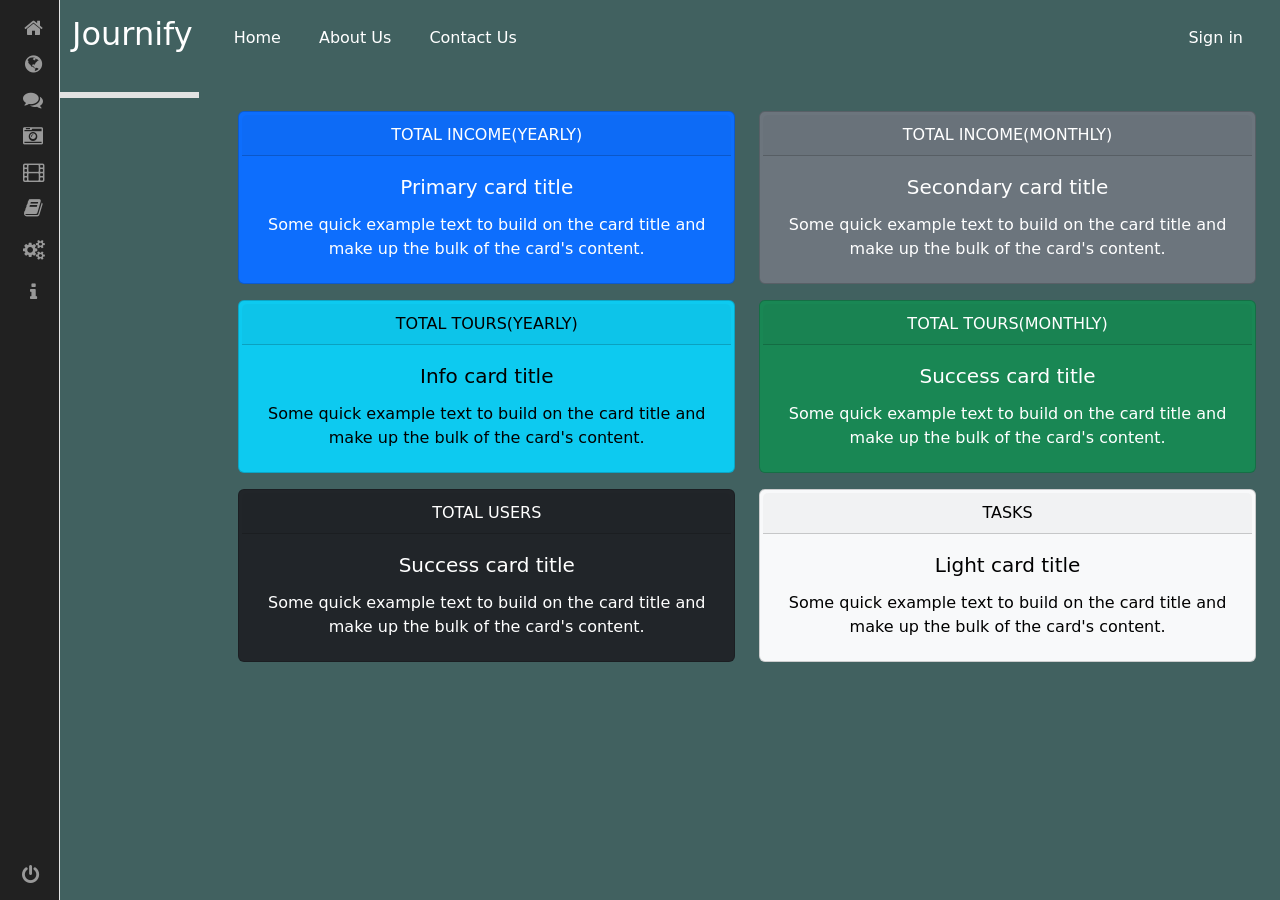
<file: admin.html>
<!DOCTYPE html>
<html lang="en">
<head>
    <meta charset="UTF-8">
    <meta name="viewport" content="width=device-width, initial-scale=1.0">
    <link rel="stylesheet" href="sidebar.css">
    <link rel="stylesheet" href="style.css">
    <link href="https://cdn.jsdelivr.net/npm/bootstrap@5.3.2/dist/css/bootstrap.min.css" rel="stylesheet" integrity="sha384-T3c6CoIi6uLrA9TneNEoa7RxnatzjcDSCmG1MXxSR1GAsXEV/Dwwykc2MPK8M2HN" crossorigin="anonymous">
    <script src="https://cdn.jsdelivr.net/npm/@popperjs/core@2.11.8/dist/umd/popper.min.js" integrity="sha384-I7E8VVD/ismYTF4hNIPjVp/Zjvgyol6VFvRkX/vR+Vc4jQkC+hVqc2pM8ODewa9r" crossorigin="anonymous"></script>
<script src="https://cdn.jsdelivr.net/npm/bootstrap@5.3.2/dist/js/bootstrap.min.js" integrity="sha384-BBtl+eGJRgqQAUMxJ7pMwbEyER4l1g+O15P+16Ep7Q9Q+zqX6gSbd85u4mG4QzX+" crossorigin="anonymous"></script>
    <title>Document</title>
</head>
<body style="background-color: rgb(65, 97, 96);">
    <div class="container-fluid" >
        <ul>
          <li><h2 class="name text-white mx-3">Journify</h2></li>
          <li><a href="boots.html">Home</a></li>
          <li><a href="aboutus.html">About Us</a></li>
          <li><a href="contactus.html">Contact Us</a></li>
          <li style="float:right"><a class="active" href="login.html">Sign in </a></li>
        </ul>
      </div>

    <!-- <div class="container text-center">
        <div class="row align-items-start">
          <div class="col-3">
            One of three columns
          </div>
          <div class="col-6">
             div of card 
            <div class="card">
                <div class="card-header">
                  Quote
                </div>
                <div class="card-body">
                  <blockquote class="blockquote mb-0">
                    <p>A well-known quote, contained in a blockquote element.</p>
                    <footer class="blockquote-footer">Someone famous in <cite title="Source Title">Source Title</cite></footer>
                  </blockquote>
                </div>
              </div>
          </div>

        2nd card
          <div class="card">
            <div class="card-header">
              Quote
            </div>
            <div class="card-body">
              <blockquote class="blockquote mb-0">
                <p>A well-known quote, contained in a blockquote element.</p>
                <footer class="blockquote-footer">Someone famous in <cite title="Source Title">Source Title</cite></footer>
              </blockquote>
            </div>
          </div>
      </div>
    3rd card 
      <div class="card">
        <div class="card-header">
          Quote
        </div>
        <div class="card-body">
          <blockquote class="blockquote mb-0">
            <p>A well-known quote, contained in a blockquote element.</p>
            <footer class="blockquote-footer">Someone famous in <cite title="Source Title">Source Title</cite></footer>
          </blockquote>
        </div>
      </div>
  </div>

   4th card 
  <div class="card">
    <div class="card-header">
      Quote
    </div>
    <div class="card-body">
      <blockquote class="blockquote mb-0">
        <p>A well-known quote, contained in a blockquote element.</p>
        <footer class="blockquote-footer">Someone famous in <cite title="Source Title">Source Title</cite></footer>
      </blockquote>
    </div>
  </div>
</div>
        </div>
      </div> -->




        <div class="row align-items-start">

          <div class="col-lg-2" >
            <!-- <div class="list-group">
              

              <a href="#" class="list-group-item list-group-item-action">
                <div class="d-flex w-100 justify-content-between">
                  <h6 class="mb-1">DASHBOARD</h6>
                  
                </div>




                <a href="#" class="list-group-item list-group-item-action">
                  <div class="d-flex w-100 justify-content-between">
                    <h6 class="mb-1">TOUR MANAGEMENT</h6>
          
                  </div>




                  <a href="#" class="list-group-item list-group-item-action">
                    <div class="d-flex w-100 justify-content-between">
                      <h6 class="mb-1">BOOKINGS MANAGEMENT</h6>
                     
                    </div>





                    <a href="#" class="list-group-item list-group-item-action">
                      <div class="d-flex w-100 justify-content-between">
                        <h6 class="mb-1">USER MANAGEMENT</h6>
                      
                      </div>





                      <a href="#" class="list-group-item list-group-item-action">
                        <div class="d-flex w-100 justify-content-between">
                          <h6 class="mb-1">PAYMENT MANAGEMENT</h6>
                 
                        </div>




              
              </a>
              <a href="#" class="list-group-item list-group-item-action">
                <div class="d-flex w-100 justify-content-between">
                  <h6 class="mb-1">SETTINGS</h6>
           
                </div>
                
                
              </a>
            </div>
               -->
               <div class="area"></div><nav class="main-menu">
                <ul>
                    <li>
                        <a href="https://jbfarrow.com">
                            <i class="fa fa-home fa-2x"></i>
                            <span class="nav-text">
                               DASHBOARD
                            </span>
                        </a>
                      
                    </li>
                    <li class="has-subnav">
                        <a href="#">
                            <i class="fa fa-globe fa-2x"></i>
                            <span class="nav-text">
                                TOUR MANAGEMENT
                            </span>
                        </a>
                        
                    </li>
                    <li class="has-subnav">
                        <a href="#">
                           <i class="fa fa-comments fa-2x"></i>
                            <span class="nav-text">
                              BOOKINGS MANAGEMENT
                            </span>
                        </a>
                        
                    </li>
                    <li class="has-subnav">
                        <a href="#">
                           <i class="fa fa-camera-retro fa-2x"></i>
                            <span class="nav-text">
                                USER MANAGEMENT
                            </span>
                        </a>
                       
                    </li>
                    <li>
                        <a href="#">
                            <i class="fa fa-film fa-2x"></i>
                            <span class="nav-text">
                                REPORTS
                            </span>
                        </a>
                    </li>
                    <li>
                        <a href="#">
                            <i class="fa fa-book fa-2x"></i>
                            <span class="nav-text">
                               NOTIFICATIONS
                            </span>
                        </a>
                    </li>
                    <li>
                       <a href="#">
                           <i class="fa fa-cogs fa-2x"></i>
                            <span class="nav-text">
                                AUTHENTICATION AND SECURITY
                            </span>
                        </a>
                    </li>
                   
                    <li>
                        <a href="#">
                           <i class="fa fa-info fa-2x"></i>
                            <span class="nav-text">
                                Documentation
                            </span>
                        </a>
                    </li>
                </ul>
    
                <ul class="logout">
                    <li>
                       <a href="#">
                             <i class="fa fa-power-off fa-2x"></i>
                            <span class="nav-text">
                                Logout
                            </span>
                        </a>
                    </li>  
                </ul>
            </nav>
     
               
          </div>
          
          <div class="col">
           
            <div class="container text-center">
              <div class="row align-items-start">
                <div class="col-6">
                  <div class="card text-bg-primary mb-3" style="max-width: 35REM;margin-top: 2%;">
                    <div class="card-header">TOTAL INCOME(YEARLY)</div>
                    <div class="card-body">
                      <h5 class="card-title">Primary card title</h5>
                      <p class="card-text">Some quick example text to build on the card title and make up the bulk of the card's content.</p>
                    </div>
                  </div>

                  <div class="card text-bg-info mb-3" style="max-width: 35rem;">
                    <div class="card-header">TOTAL TOURS(YEARLY)</div>
                    <div class="card-body">
                      <h5 class="card-title">Info card title</h5>
                      <p class="card-text">Some quick example text to build on the card title and make up the bulk of the card's content.</p>
                    </div>
                  </div>


                  <div class="card text-bg-dark mb-3" style="max-width: 35rem;">
                    <div class="card-header">TOTAL USERS</div>
                    <div class="card-body">
                      <h5 class="card-title">Success card title</h5>
                      <p class="card-text">Some quick example text to build on the card title and make up the bulk of the card's content.</p>
                  
                   
                    </div>
                  </div>



                </div>

                <div class="col-6">
                  <div class="card text-bg-secondary mb-3" style="max-width: 35rem; margin-top: 2%;">
                    <div class="card-header">TOTAL INCOME(MONTHLY)</div>
                    <div class="card-body">
                      <h5 class="card-title">Secondary card title</h5>
                      <p class="card-text">Some quick example text to build on the card title and make up the bulk of the card's content.</p>
                    </div>
                  </div>



                  <div class="card text-bg-success mb-3" style="max-width: 35rem;">
                    <div class="card-header">TOTAL TOURS(MONTHLY)</div>
                    <div class="card-body">
                      <h5 class="card-title">Success card title</h5>
                      <p class="card-text">Some quick example text to build on the card title and make up the bulk of the card's content.</p>
                    </div>
                  </div>
             
               
                  
                  <div class="card text-bg-light mb-3" style="max-width: 35rem;">
                    <div class="card-header">TASKS</div>
                    <div class="card-body">
                      <h5 class="card-title">Light card title</h5>
                      <p class="card-text">Some quick example text to build on the card title and make up the bulk of the card's content.</p>
                    </div>
                  </div>

                </div>
              </div>
            </div>
          </div>
        </div>
      </div>
   
</body>
</html>
</file>
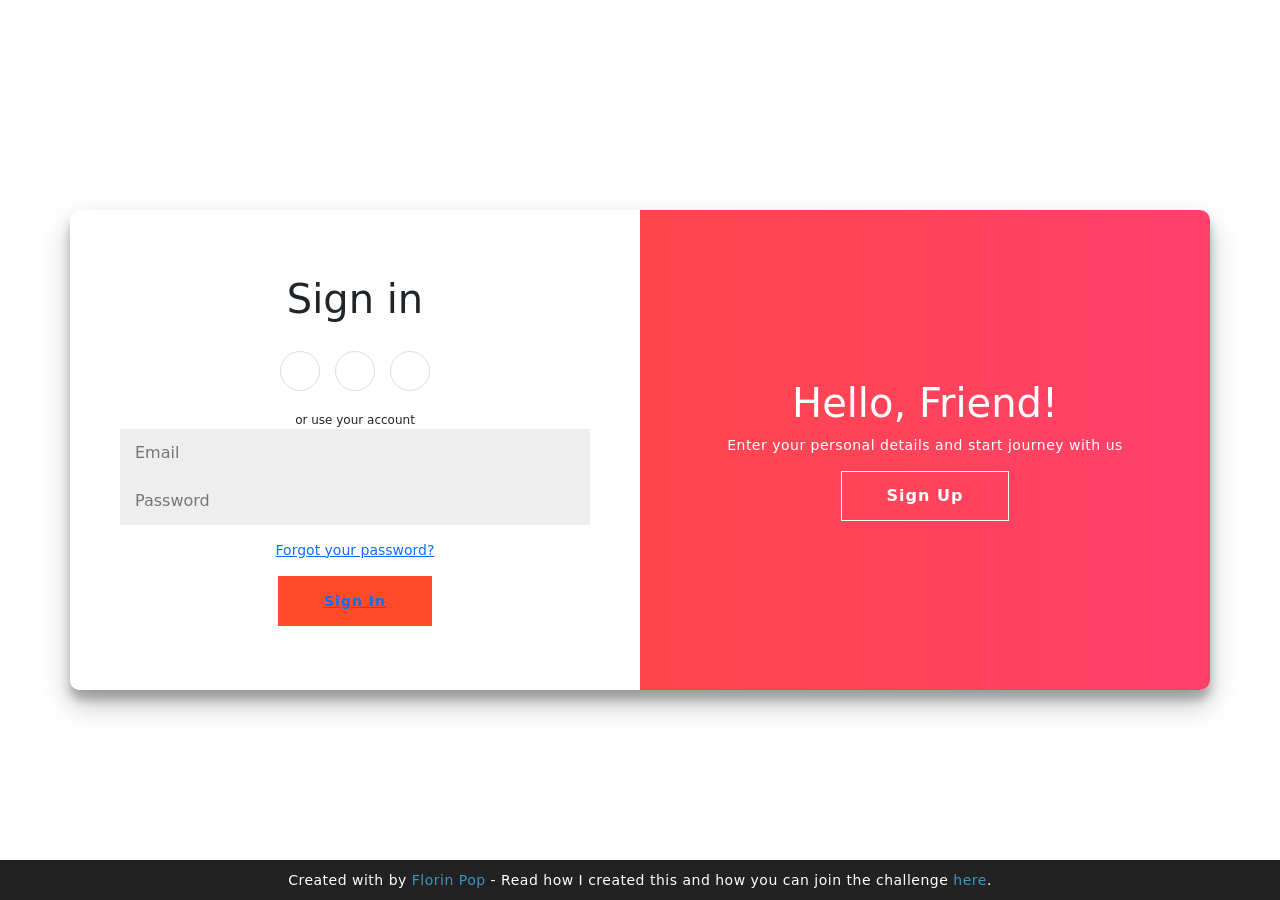
<file: login.html>
<!doctype html>
<html lang="en">
  <head>
    <meta charset="utf-8">
    <meta name="viewport" content="width=device-width, initial-scale=1">
    <link rel="stylesheet" href="logstyle.css">
    <title>Bootstrap demo</title>
    <link href="https://cdn.jsdelivr.net/npm/bootstrap@5.3.2/dist/css/bootstrap.min.css" rel="stylesheet" integrity="sha384-T3c6CoIi6uLrA9TneNEoa7RxnatzjcDSCmG1MXxSR1GAsXEV/Dwwykc2MPK8M2HN" crossorigin="anonymous">
  </head>
  <body>
    <div class="container" id="container">
        <div class="form-container sign-up-container">
            <form action="conn.php" method="post">
                <h1>Create Account</h1>
                <div class="social-container">
                    <a href="#" class="social"><i class="fab fa-facebook-f"></i></a>
                    <a href="#" class="social"><i class="fab fa-google-plus-g"></i></a>
                    <a href="#" class="social"><i class="fab fa-linkedin-in"></i></a>
                </div>
                <span>or use your email for registration</span>
                <input type="text" placeholder="Name" />
                <input type="email" placeholder="Email" />
                <input type="password" placeholder="Password" />
                <button type="submit"onclick="solve()"> <a href="index.html">Sign Up </a></button> 
            </form>
        </div>
        <div class="form-container sign-in-container">
            <form action="conn.php" method="post">
                <h1>Sign in</h1>
                <div class="social-container">
                    <a href="#" class="social"><i class="fab fa-facebook-f"></i></a>
                    <a href="#" class="social"><i class="fab fa-google-plus-g"></i></a>
                    <a href="#" class="social"><i class="fab fa-linkedin-in"></i></a>
                </div>
                <span>or use your account</span>
                <input type="email" placeholder="Email" name="UserName"/>
                <input type="password" placeholder="Password" name="Password" />
                <a href="#">Forgot your password?</a>
                <button type="submit"onclick="solve()"> <a href="index.html"> Sign In </a></button> 

            </form>
        </div>
        <div class="overlay-container">
            <div class="overlay">
                <div class="overlay-panel overlay-left">
                    <h1>Welcome Back!</h1>
                    <p>To keep connected with us please login with your personal info</p>
                    <button class="ghost" id="signIn">Sign In</button>
                </div>
                <div class="overlay-panel overlay-right">
                    <h1>Hello, Friend!</h1>
                    <p>Enter your personal details and start journey with us</p>
                    <button class="ghost" id="signUp">Sign Up</button>
                </div>
            </div>
        </div>
    </div>
    
    <footer>
        <p>
            Created with <i class="fa fa-heart"></i> by
            <a target="_blank" href="https://florin-pop.com">Florin Pop</a>
            - Read how I created this and how you can join the challenge
            <a target="_blank" href="https://www.florin-pop.com/blog/2019/03/double-slider-sign-in-up-form/">here</a>.
        </p>
    </footer>    <script src="https://cdn.jsdelivr.net/npm/bootstrap@5.3.2/dist/js/bootstrap.bundle.min.js" integrity="sha384-C6RzsynM9kWDrMNeT87bh95OGNyZPhcTNXj1NW7RuBCsyN/o0jlpcV8Qyq46cDfL" crossorigin="anonymous"></script>
    <script src="logjs.js"></script>

</body>
</html>
</file>
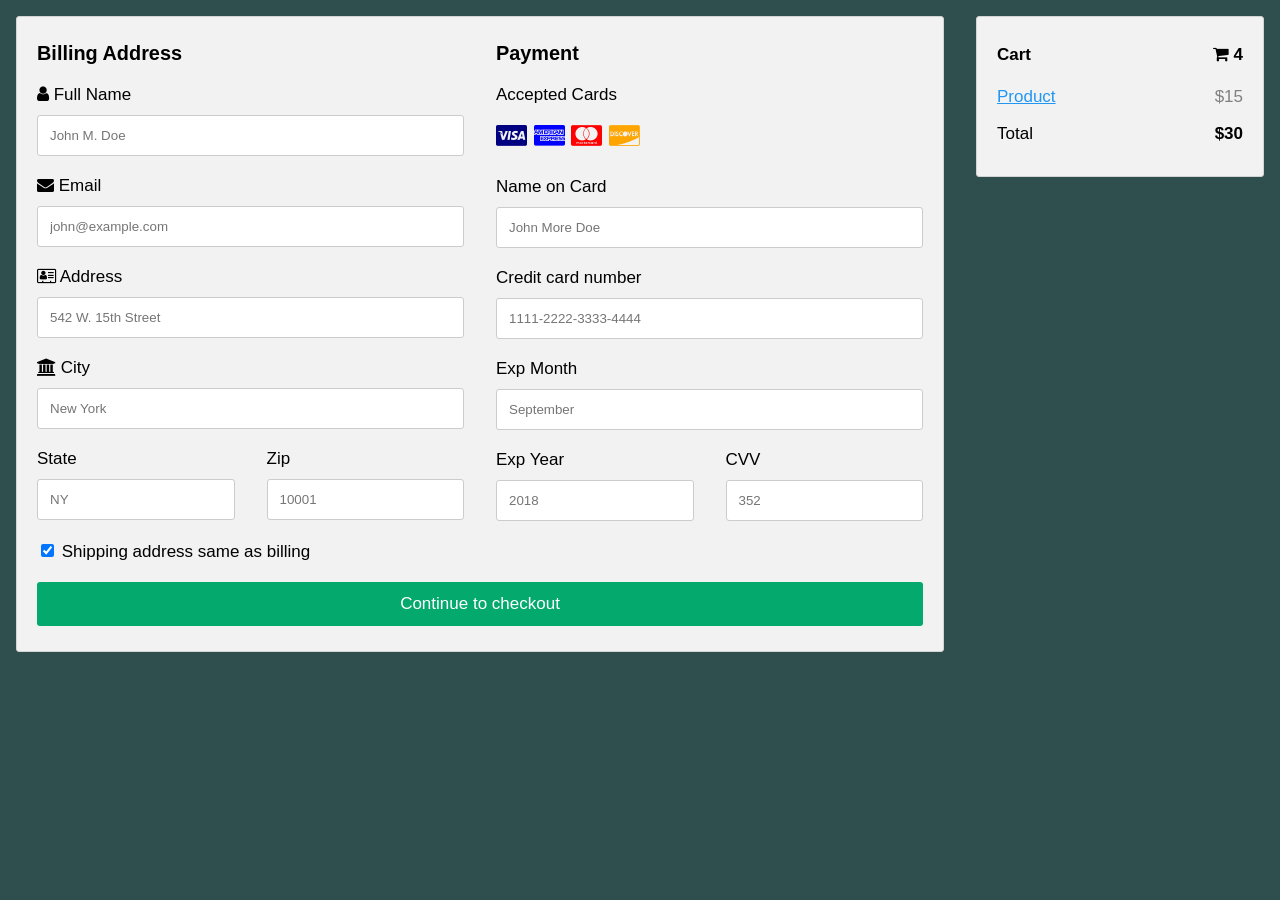
<file: pay.html>
<!DOCTYPE html>
<html>
<head>
<meta name="viewport" content="width=device-width, initial-scale=1">
<link rel="stylesheet" href="https://cdnjs.cloudflare.com/ajax/libs/font-awesome/4.7.0/css/font-awesome.min.css">
<style>
body {
    background-color: darkslategray;
  font-family: Arial;
  font-size: 17px;
  padding: 8px;
}

* {
  box-sizing: border-box;
}

.row {
  display: -ms-flexbox; /* IE10 */
  display: flex;
  -ms-flex-wrap: wrap; /* IE10 */
  flex-wrap: wrap;
  margin: 0 -16px;
}

.col-25 {
  -ms-flex: 25%; /* IE10 */
  flex: 25%;
}

.col-50 {
  -ms-flex: 50%; /* IE10 */
  flex: 50%;
}

.col-75 {
  -ms-flex: 75%; /* IE10 */
  flex: 75%;
}

.col-25,
.col-50,
.col-75 {
  padding: 0 16px;
}

.container {
  background-color: #f2f2f2;
  padding: 5px 20px 15px 20px;
  border: 1px solid lightgrey;
  border-radius: 3px;
}

input[type=text] {
  width: 100%;
  margin-bottom: 20px;
  padding: 12px;
  border: 1px solid #ccc;
  border-radius: 3px;
}

label {
  margin-bottom: 10px;
  display: block;
}

.icon-container {
  margin-bottom: 20px;
  padding: 7px 0;
  font-size: 24px;
}

.btn {
  background-color: #04AA6D;
  color: white;
  padding: 12px;
  margin: 10px 0;
  border: none;
  width: 100%;
  border-radius: 3px;
  cursor: pointer;
  font-size: 17px;
}

.btn:hover {
  background-color: #45a049;
}

a {
  color: #2196F3;
}

hr {
  border: 1px solid lightgrey;
}

span.price {
  float: right;
  color: grey;
}

/* Responsive layout - when the screen is less than 800px wide, make the two columns stack on top of each other instead of next to each other (also change the direction - make the "cart" column go on top) */
@media (max-width: 800px) {
  .row {
    flex-direction: column-reverse;
  }
  .col-25 {
    margin-bottom: 20px;
  }
}
</style>
</head>
<body>

<div class="row">
  <div class="col-75">
    <div class="container">
      <form action="/action_page.php">
      
        <div class="row">
          <div class="col-50">
            <h3>Billing Address</h3>
            <label for="fname"><i class="fa fa-user"></i> Full Name</label>
            <input type="text" id="fname" name="firstname" placeholder="John M. Doe">
            <label for="email"><i class="fa fa-envelope"></i> Email</label>
            <input type="text" id="email" name="email" placeholder="john@example.com">
            <label for="adr"><i class="fa fa-address-card-o"></i> Address</label>
            <input type="text" id="adr" name="address" placeholder="542 W. 15th Street">
            <label for="city"><i class="fa fa-institution"></i> City</label>
            <input type="text" id="city" name="city" placeholder="New York">

            <div class="row">
              <div class="col-50">
                <label for="state">State</label>
                <input type="text" id="state" name="state" placeholder="NY">
              </div>
              <div class="col-50">
                <label for="zip">Zip</label>
                <input type="text" id="zip" name="zip" placeholder="10001">
              </div>
            </div>
          </div>

          <div class="col-50">
            <h3>Payment</h3>
            <label for="fname">Accepted Cards</label>
            <div class="icon-container">
              <i class="fa fa-cc-visa" style="color:navy;"></i>
              <i class="fa fa-cc-amex" style="color:blue;"></i>
              <i class="fa fa-cc-mastercard" style="color:red;"></i>
              <i class="fa fa-cc-discover" style="color:orange;"></i>
            </div>
            <label for="cname">Name on Card</label>
            <input type="text" id="cname" name="cardname" placeholder="John More Doe">
            <label for="ccnum">Credit card number</label>
            <input type="text" id="ccnum" name="cardnumber" placeholder="1111-2222-3333-4444">
            <label for="expmonth">Exp Month</label>
            <input type="text" id="expmonth" name="expmonth" placeholder="September">
            <div class="row">
              <div class="col-50">
                <label for="expyear">Exp Year</label>
                <input type="text" id="expyear" name="expyear" placeholder="2018">
              </div>
              <div class="col-50">
                <label for="cvv">CVV</label>
                <input type="text" id="cvv" name="cvv" placeholder="352">
              </div>
            </div>
          </div>
          
        </div>
        <label>
          <input type="checkbox" checked="checked" name="sameadr"> Shipping address same as billing
        </label>
        <input type="submit" value="Continue to checkout" class="btn">
      </form>
    </div>
  </div>
  <div class="col-25">
    <div class="container">
      <h4>Cart <span class="price" style="color:black"><i class="fa fa-shopping-cart"></i> <b>4</b></span></h4>
      <p><a href="#">Product </a> <span class="price">$15</span></p>
      <p>Total <span class="price" style="color:black"><b>$30</b></span></p>
    </div>
  </div>
</div>

</body>
</html>
</file>
<file: style.css>
ul {
    list-style-type: none;
    margin: 0;
    padding: 0;
    overflow: hidden;
    
  }
  
  li {
    float: left;
  }
  
  li a {
    display: block;
    color: white;
    text-align: center;
    padding: 14px 16px;
    text-decoration: none;
  }
  
  li a:hover:not(.active) {
    background-color: #111;
  }
  
  .active {
    background-color: transparent;
  }
  .container {
    width: 80%;
    margin: 0 auto;
    overflow: hidden;
}
*{
  margin: 0px ;padding: 3px;
}
#temp{
  background: transparent;
  backdrop-filter: blur(10px);
  height: auto;

}
.new_footer_area {
  background: #fbfbfd;
}


.new_footer_top {
  padding: 120px 0px 270px;
  position: relative;
    overflow-x: hidden;
}
.new_footer_area .footer_bottom {
  padding-top: 5px;
  padding-bottom: 50px;
}
.footer_bottom {
  font-size: 14px;
  font-weight: 300;
  line-height: 20px;
  color: #7f88a6;
  padding: 27px 0px;
}
.new_footer_top .company_widget p {
  font-size: 16px;
  font-weight: 300;
  line-height: 28px;
  color: #6a7695;
  margin-bottom: 20px;
}
.new_footer_top .company_widget .f_subscribe_two .btn_get {
  border-width: 1px;
  margin-top: 20px;
}
.btn_get_two:hover {
  background: transparent;
  color: #5e2ced;
}
.btn_get:hover {
  color: #fff;
  background: #6754e2;
  border-color: #6754e2;
  -webkit-box-shadow: none;
  box-shadow: none;
}
a:hover, a:focus, .btn:hover, .btn:focus, button:hover, button:focus {
  text-decoration: none;
  outline: none;
}



.new_footer_top .f_widget.about-widget .f_list li a:hover {
  color: #5e2ced;
}
.new_footer_top .f_widget.about-widget .f_list li {
  margin-bottom: 11px;
}
.f_widget.about-widget .f_list li:last-child {
  margin-bottom: 0px;
}
.f_widget.about-widget .f_list li {
  margin-bottom: 15px;
}
.f_widget.about-widget .f_list {
  margin-bottom: 0px;
}
.new_footer_top .f_social_icon a {
  width: 44px;
  height: 44px;
  line-height: 43px;
  background: transparent;
  border: 1px solid #e2e2eb;
  font-size: 24px;
}
.f_social_icon a {
  width: 46px;
  height: 46px;
  border-radius: 50%;
  font-size: 14px;
  line-height: 45px;
  color: #858da8;
  display: inline-block;
  background: #ebeef5;
  text-align: center;
  -webkit-transition: all 0.2s linear;
  -o-transition: all 0.2s linear;
  transition: all 0.2s linear;
}
.ti-facebook:before {
  content: "\e741";
}
.ti-twitter-alt:before {
  content: "\e74b";
}
.ti-vimeo-alt:before {
  content: "\e74a";
}
.ti-pinterest:before {
  content: "\e731";
}

.btn_get_two {
  -webkit-box-shadow: none;
  box-shadow: none;
  background: #5e2ced;
  border-color: #5e2ced;
  color: #fff;
}

.btn_get_two:hover {
  background: transparent;
  color: #5e2ced;
}

.new_footer_top .f_social_icon a:hover {
  background: #5e2ced;
  border-color: #5e2ced;
color:white;
}
.new_footer_top .f_social_icon a + a {
  margin-left: 4px;
}
.new_footer_top .f-title {
  margin-bottom: 30px;
  color: #263b5e;
}
.f_600 {
  font-weight: 600;
}
.f_size_18 {
  font-size: 18px;
}
h1, h2, h3, h4, h5, h6 {
  color: #4b505e;
}
.new_footer_top .f_widget.about-widget .f_list li a {
  color: #6a7695;
}


.new_footer_top .footer_bg {
  position: absolute;
  bottom: 0;
  background: url("https://blogger.googleusercontent.com/img/b/R29vZ2xl/AVvXsEigB8iI5tb8WSVBuVUGc9UjjB8O0708X7Fdic_4O1LT4CmLHoiwhanLXiRhe82yw0R7LgACQ2IhZaTY0hhmGi0gYp_Ynb49CVzfmXtYHUVKgXXpWvJ_oYT8cB4vzsnJLe3iCwuzj-w6PeYq_JaHmy_CoGoa6nw0FBo-2xLdOPvsLTh_fmYH2xhkaZ-OGQ/s16000/footer_bg.png") no-repeat scroll center 0;
  width: 100%;
  height: 266px;
}

.new_footer_top .footer_bg .footer_bg_one {
  background: url("https://blogger.googleusercontent.com/img/b/R29vZ2xl/AVvXsEia0PYPxwT5ifToyP3SNZeQWfJEWrUENYA5IXM6sN5vLwAKvaJS1pQVu8mOFFUa_ET4JuHNTFAxKURFerJYHDUWXLXl1vDofYXuij45JZelYOjEFoCOn7E6Vxu0fwV7ACPzArcno1rYuVxGB7JY6G7__e4_KZW4lTYIaHSLVaVLzklZBLZnQw047oq5-Q/s16000/volks.gif") no-repeat center center;
  width: 330px;
  height: 105px;
background-size:100%;
  position: absolute;
  bottom: 0;
  left: 30%;
  -webkit-animation: myfirst 22s linear infinite;
  animation: myfirst 22s linear infinite;
}

.new_footer_top .footer_bg .footer_bg_two {
  background: url("https://blogger.googleusercontent.com/img/b/R29vZ2xl/AVvXsEhyLGwEUVwPK6Vi8xXMymsc-ZXVwLWyXhogZxbcXQYSY55REw_0D4VTQnsVzCrL7nsyjd0P7RVOI5NKJbQ75koZIalD8mqbMquP20fL3DxsWngKkOLOzoOf9sMuxlbyfkIBTsDw5WFUj-YJiI50yzgVjF8cZPHhEjkOP_PRTQXDHEq8AyWpBiJdN9SfQA/s16000/cyclist.gif") no-repeat center center;
  width: 88px;
  height: 100px;
background-size:100%;
  bottom: 0;
  left: 38%;
  position: absolute;
  -webkit-animation: myfirst 30s linear infinite;
  animation: myfirst 30s linear infinite;
}



@-moz-keyframes myfirst {
0% {
  left: -25%;
}
100% {
  left: 100%;
}
}

@-webkit-keyframes myfirst {
0% {
  left: -25%;
}
100% {
  left: 100%;
}
}

@keyframes myfirst {
0% {
  left: -25%;
}
100% {
  left: 100%;
}
}
</file>
<file: logstyle.css>
@import url('https://fonts.googleapis.com/css?family=Montserrat:400,800');

* {
	box-sizing: border-box;
}

body {
	background: #f6f5f7;
	display: flex;
	justify-content: center;
	align-items: center;
	flex-direction: column;
	font-family: 'Montserrat', sans-serif;
	height: 100vh;
	margin: -20px 0 50px;
}

h1 {
	font-weight: bold;
	margin: 0;
}

h2 {
	text-align: center;
}

p {
	font-size: 14px;
	font-weight: 100;
	line-height: 20px;
	letter-spacing: 0.5px;
	margin: 20px 0 30px;
}

span {
	font-size: 12px;
}

a {
	color: #333;
	font-size: 14px;
	text-decoration: none;
	margin: 15px 0;
}

button {
	border-radius: 20px;
	border: 1px solid #FF4B2B;
	background-color: #FF4B2B;
	color: #FFFFFF;
	font-size: 12px;
	font-weight: bold;
	padding: 12px 45px;
	letter-spacing: 1px;
	text-transform: uppercase;
	transition: transform 80ms ease-in;
}

button:active {
	transform: scale(0.95);
}

button:focus {
	outline: none;
}

button.ghost {
	background-color: transparent;
	border-color: #FFFFFF;
}

form {
	background-color: #FFFFFF;
	display: flex;
	align-items: center;
	justify-content: center;
	flex-direction: column;
	padding: 0 50px;
	height: 100%;
	text-align: center;
}

input {
	background-color: #eee;
	border: none;
	padding: 12px 15px;
	margin: 8px 0;
	width: 100%;
}

.container {
	background-color: #fff;
	border-radius: 10px;
  	box-shadow: 0 14px 28px rgba(0,0,0,0.25), 
			0 10px 10px rgba(0,0,0,0.22);
	position: relative;
	overflow: hidden;
	width: 768px;
	max-width: 100%;
	min-height: 480px;
}

.form-container {
	position: absolute;
	top: 0;
	height: 100%;
	transition: all 0.6s ease-in-out;
}

.sign-in-container {
	left: 0;
	width: 50%;
	z-index: 2;
}

.container.right-panel-active .sign-in-container {
	transform: translateX(100%);
}

.sign-up-container {
	left: 0;
	width: 50%;
	opacity: 0;
	z-index: 1;
}

.container.right-panel-active .sign-up-container {
	transform: translateX(100%);
	opacity: 1;
	z-index: 5;
	animation: show 0.6s;
}

@keyframes show {
	0%, 49.99% {
		opacity: 0;
		z-index: 1;
	}
	
	50%, 100% {
		opacity: 1;
		z-index: 5;
	}
}

.overlay-container {
	position: absolute;
	top: 0;
	left: 50%;
	width: 50%;
	height: 100%;
	overflow: hidden;
	transition: transform 0.6s ease-in-out;
	z-index: 100;
}

.container.right-panel-active .overlay-container{
	transform: translateX(-100%);
}

.overlay {
	background: #FF416C;
	background: -webkit-linear-gradient(to right, #FF4B2B, #FF416C);
	background: linear-gradient(to right, #FF4B2B, #FF416C);
	background-repeat: no-repeat;
	background-size: cover;
	background-position: 0 0;
	color: #FFFFFF;
	position: relative;
	left: -100%;
	height: 100%;
	width: 200%;
  	transform: translateX(0);
	transition: transform 0.6s ease-in-out;
}

.container.right-panel-active .overlay {
  	transform: translateX(50%);
}

.overlay-panel {
	position: absolute;
	display: flex;
	align-items: center;
	justify-content: center;
	flex-direction: column;
	padding: 0 40px;
	text-align: center;
	top: 0;
	height: 100%;
	width: 50%;
	transform: translateX(0);
	transition: transform 0.6s ease-in-out;
}

.overlay-left {
	transform: translateX(-20%);
}

.container.right-panel-active .overlay-left {
	transform: translateX(0);
}

.overlay-right {
	right: 0;
	transform: translateX(0);
}

.container.right-panel-active .overlay-right {
	transform: translateX(20%);
}

.social-container {
	margin: 20px 0;
}

.social-container a {
	border: 1px solid #DDDDDD;
	border-radius: 50%;
	display: inline-flex;
	justify-content: center;
	align-items: center;
	margin: 0 5px;
	height: 40px;
	width: 40px;
}

footer {
    background-color: #222;
    color: #fff;
    font-size: 14px;
    bottom: 0;
    position: fixed;
    left: 0;
    right: 0;
    text-align: center;
    z-index: 999;
}

footer p {
    margin: 10px 0;
}

footer i {
    color: red;
}

footer a {
    color: #3c97bf;
    text-decoration: none;
}
</file>
<file: sidebar.css>
@import url(//netdna.bootstrapcdn.com/font-awesome/4.0.3/css/font-awesome.css);

@import url(https://fonts.googleapis.com/css?family=Titillium+Web:300);
.fa-2x {
font-size: 2em;
}
.fa {
position: relative;
display: table-cell;
width: 60px;
height: 36px;
text-align: center;
vertical-align: middle;
font-size:20px;
}


.main-menu:hover,nav.main-menu.expanded {
width:250px;
overflow:visible;
}

.main-menu {
background:#212121;
border-right:1px solid #e5e5e5;
position:absolute;
top:0;
bottom:0;
height:100%;
left:0;
width:60px;
overflow:hidden;
-webkit-transition:width .05s linear;
transition:width .05s linear;
-webkit-transform:translateZ(0) scale(1,1);
z-index:1000;
}

.main-menu>ul {
margin:7px 0;
}

.main-menu li {
position:relative;
display:block;
width:250px;
}

.main-menu li>a {
position:relative;
display:table;
border-collapse:collapse;
border-spacing:0;
color:#999;
 font-family: arial;
font-size: 14px;
text-decoration:none;
-webkit-transform:translateZ(0) scale(1,1);
-webkit-transition:all .1s linear;
transition:all .1s linear;
  
}

.main-menu .nav-icon {
position:relative;
display:table-cell;
width:60px;
height:36px;
text-align:center;
vertical-align:middle;
font-size:18px;
}

.main-menu .nav-text {
position:relative;
display:table-cell;
vertical-align:middle;
width:190px;
  font-family: 'Titillium Web', sans-serif;
}

.main-menu>ul.logout {
position:absolute;
left:0;
bottom:0;
}

.no-touch .scrollable.hover {
overflow-y:hidden;
}

.no-touch .scrollable.hover:hover {
overflow-y:auto;
overflow:visible;
}

a:hover,a:focus {
text-decoration:none;
}

nav {
-webkit-user-select:none;
-moz-user-select:none;
-ms-user-select:none;
-o-user-select:none;
user-select:none;
}

nav ul,nav li {
outline:0;
margin:0;
padding:0;
}
.main-menu li:hover>a,nav.main-menu li.active>a,.dropdown-menu>li>a:hover,.dropdown-menu>li>a:focus,.dropdown-menu>.active>a,.dropdown-menu>.active>a:hover,.dropdown-menu>.active>a:focus,.no-touch .dashboard-page nav.dashboard-menu ul li:hover a,.dashboard-page nav.dashboard-menu ul li.active a {
color:#fff;
background-color:#000000;
}
.area {
float: left;
background: #e2e2e2;
width: 100%;
height: 100%;
}
@font-face {
  font-family: 'Titillium Web';
  font-style: normal;
  font-weight: 300;
  src: local('Titillium WebLight'), local('TitilliumWeb-Light'), url(http://themes.googleusercontent.com/static/fonts/titilliumweb/v2/anMUvcNT0H1YN4FII8wpr24bNCNEoFTpS2BTjF6FB5E.woff) format('woff');
}
</file>
